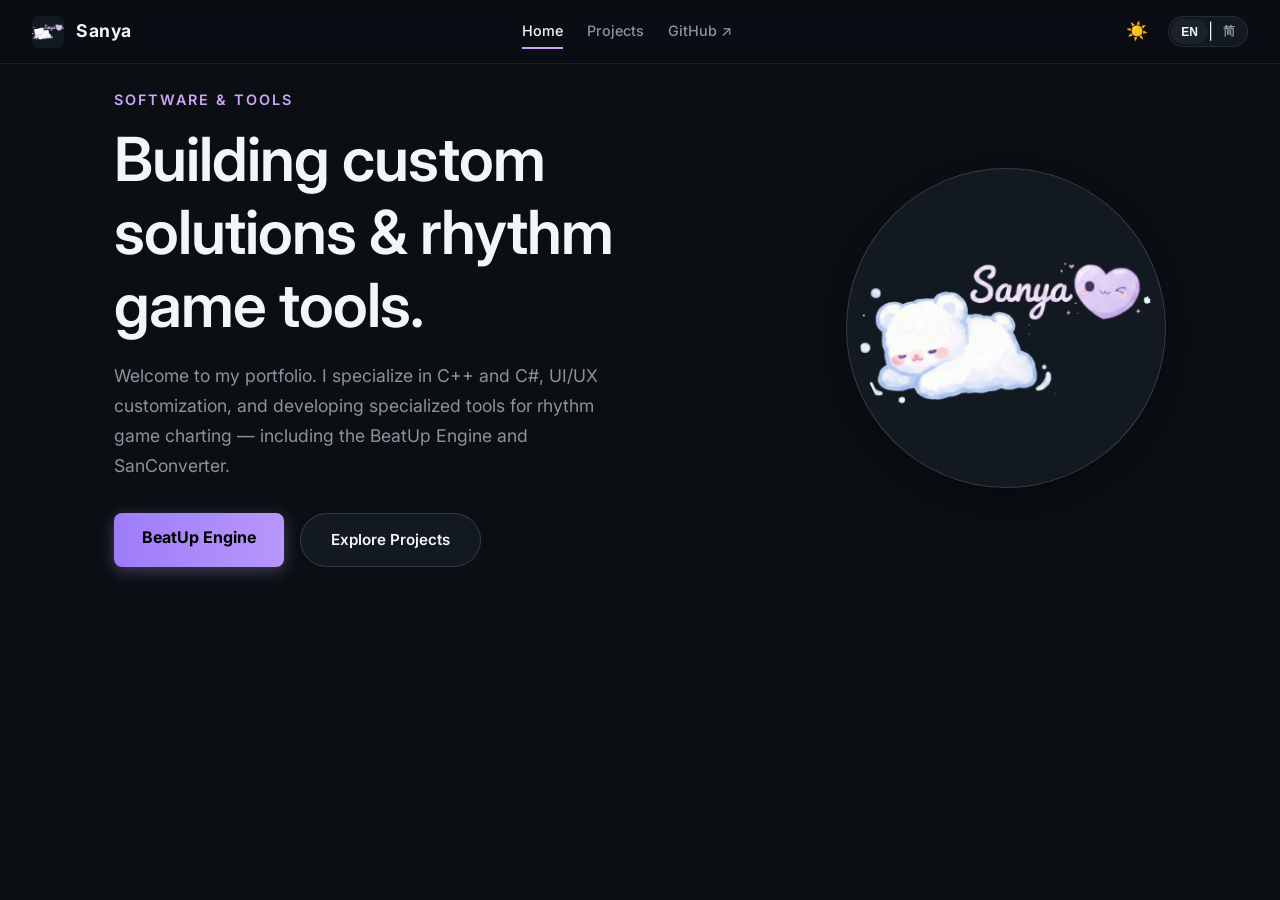
<file: index.html>
<!DOCTYPE html>
<html lang="en">
<head>
    <meta charset="UTF-8">
    <meta name="viewport" content="width=device-width, initial-scale=1.0">
    <title>Sanya | Developer Portfolio</title>
    <link rel="icon" type="image/png" href="./assets/bears_hand.png">
    <link rel="preconnect" href="https://fonts.googleapis.com">
    <link href="https://fonts.googleapis.com/css2?family=Inter:wght@400;500;600;700;800&display=swap" rel="stylesheet">
    <link rel="stylesheet" href="style.css">
</head>
<body>
<div class="bg-animation"></div>

<nav class="navbar">
    <a href="index.html" class="nav-brand">
        <img src="./assets/logo.png" alt="Sanya" onerror="this.style.display='none'">
        Sanya
    </a>
    <div class="nav-center">
        <a href="index.html" class="active" data-i18n="nav.home">Home</a>
        <a href="tools.html" data-i18n="nav.projects">Projects</a>
        <a href="https://github.com/bishpop" target="_blank">GitHub ↗</a>
    </div>
    <div class="controls-wrapper">
        <button id="themeToggle" class="theme-toggle" title="Toggle Theme">☀️</button>
        <div class="lang-switcher">
            <button class="lang-btn active" data-lang="en">EN</button>
            <span class="lang-divider">|</span>
            <button class="lang-btn" data-lang="zh">简</button>
        </div>
    </div>
</nav>

<div class="page-wrapper fade-in">
    <div class="container hero-section">
        <div class="hero-content">
            <span class="accent-text" data-i18n="index.accent">Software & Tools</span>
            <h1 data-i18n="index.h1">Building custom solutions & rhythm game tools.</h1>
            <p data-i18n="index.desc">Welcome to my portfolio. I specialize in C++ and C#, UI/UX customization, and developing specialized tools for rhythm game charting — including the BeatUp Engine and SanConverter.</p>
            <div class="hero-actions">
                <a href="patcher.html" class="btn-glow" data-i18n="index.btn.patcher">BeatUp Engine</a>
                <a href="tools.html" class="btn btn-secondary" style="border-radius:50px;padding:14px 30px;" data-i18n="index.btn.projects">Explore Projects</a>
            </div>
        </div>
        <div class="hero-visual">
            <img src="./assets/logo.png" alt="Sanya" onerror="this.style.display='none'">
        </div>
    </div>
</div>

<script src="i18n.js"></script>
</body>
</html>
</file>
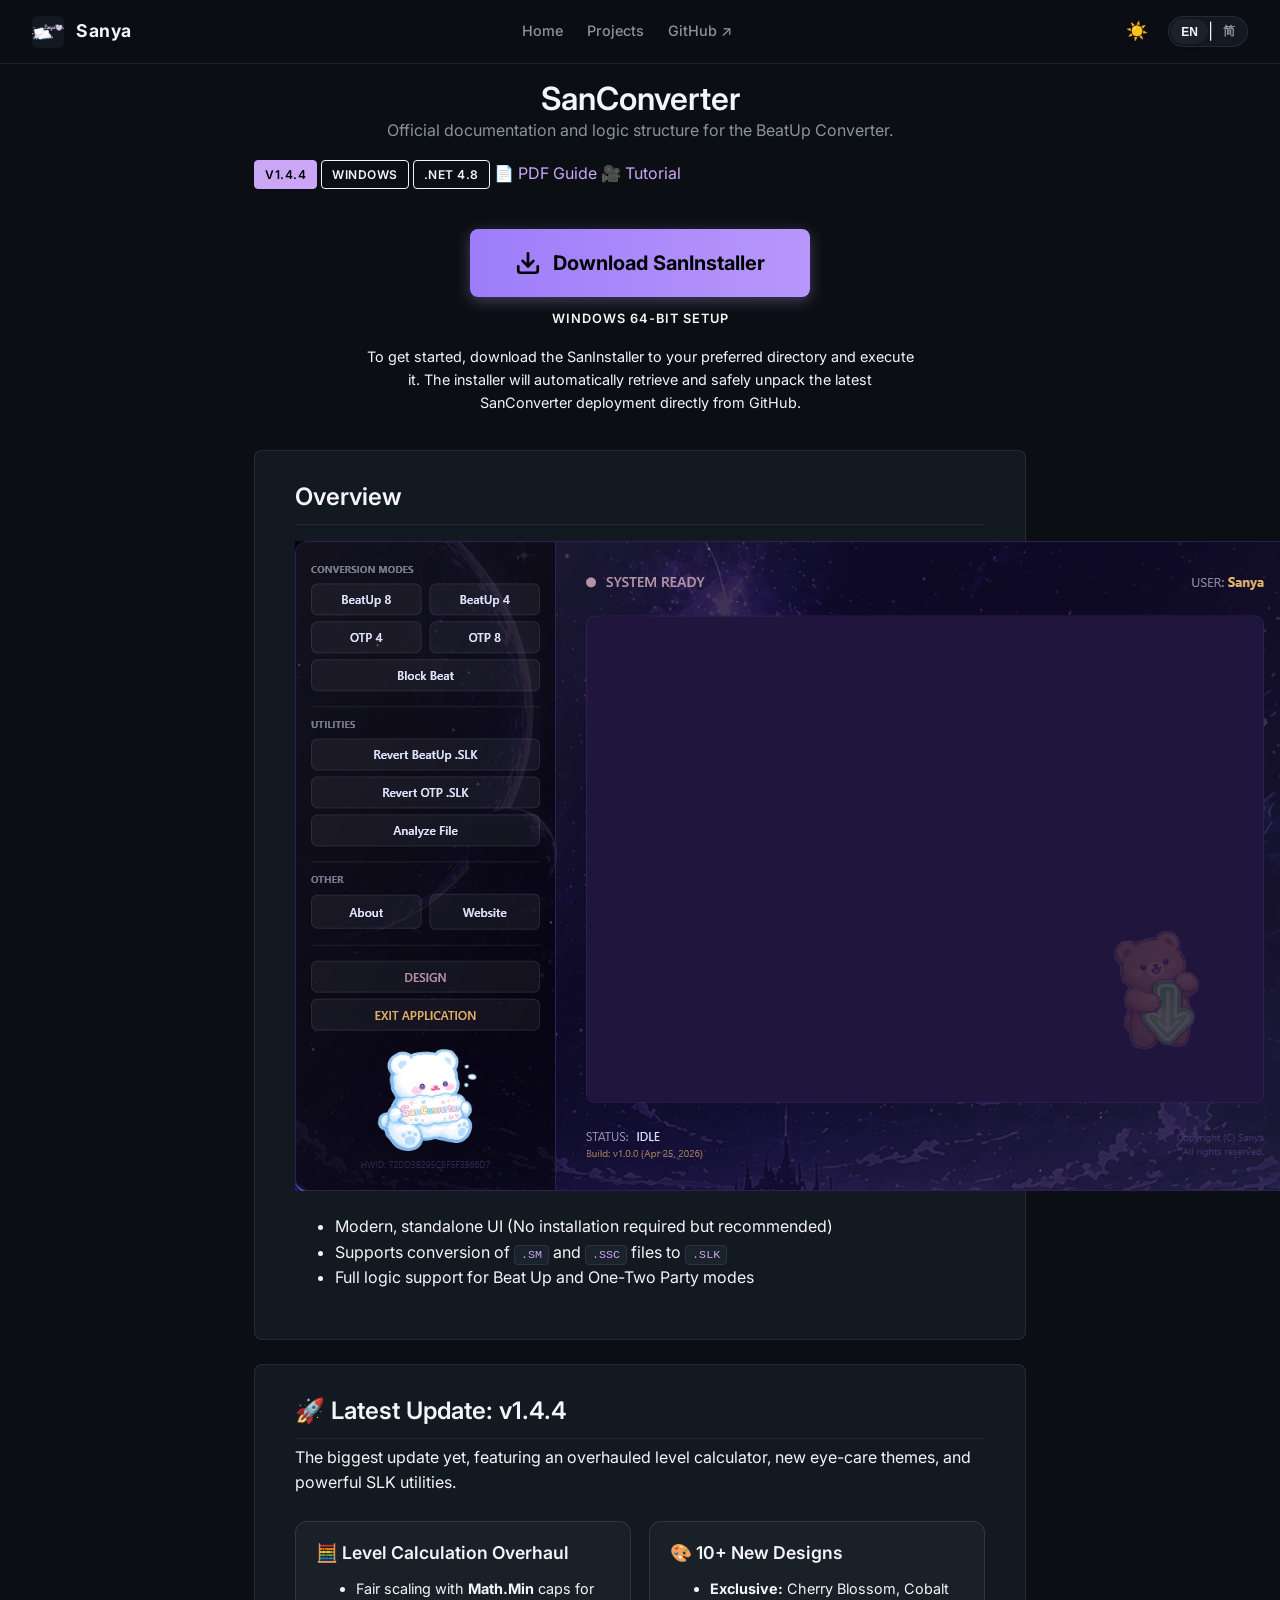
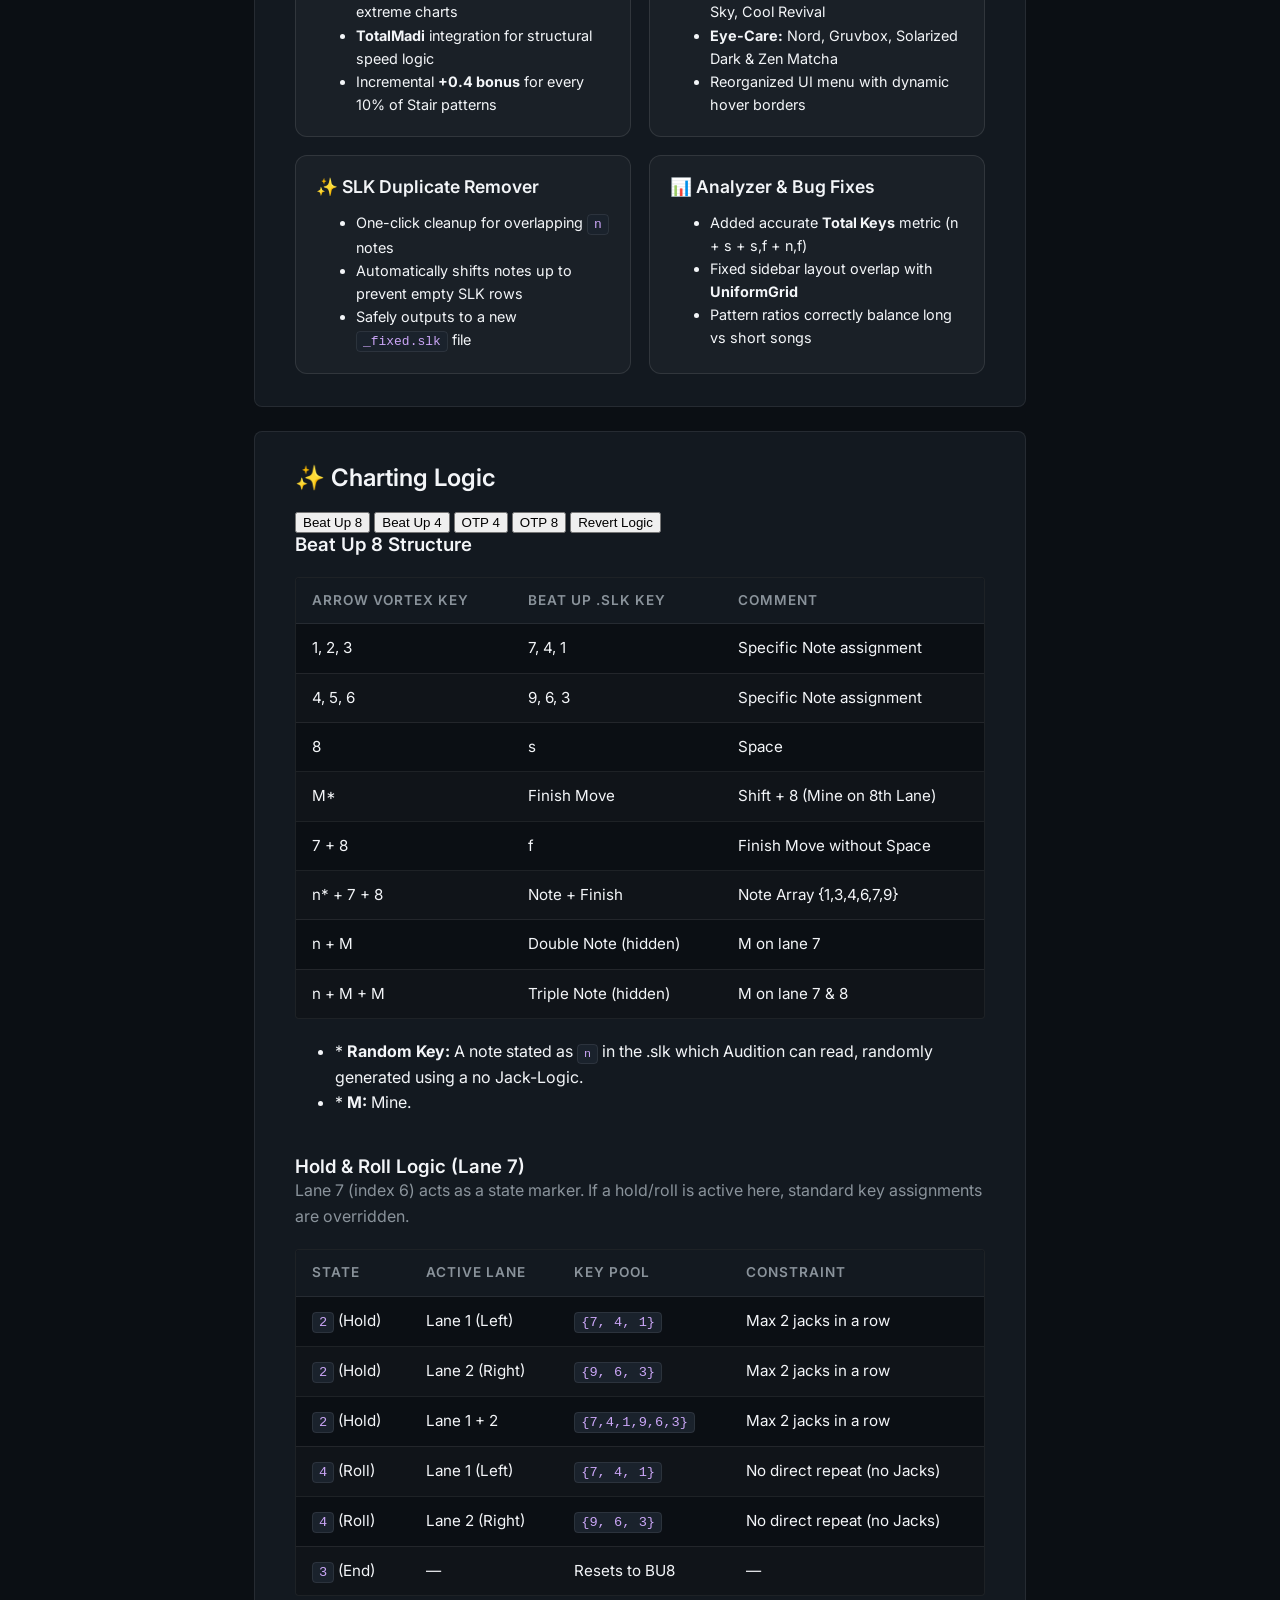
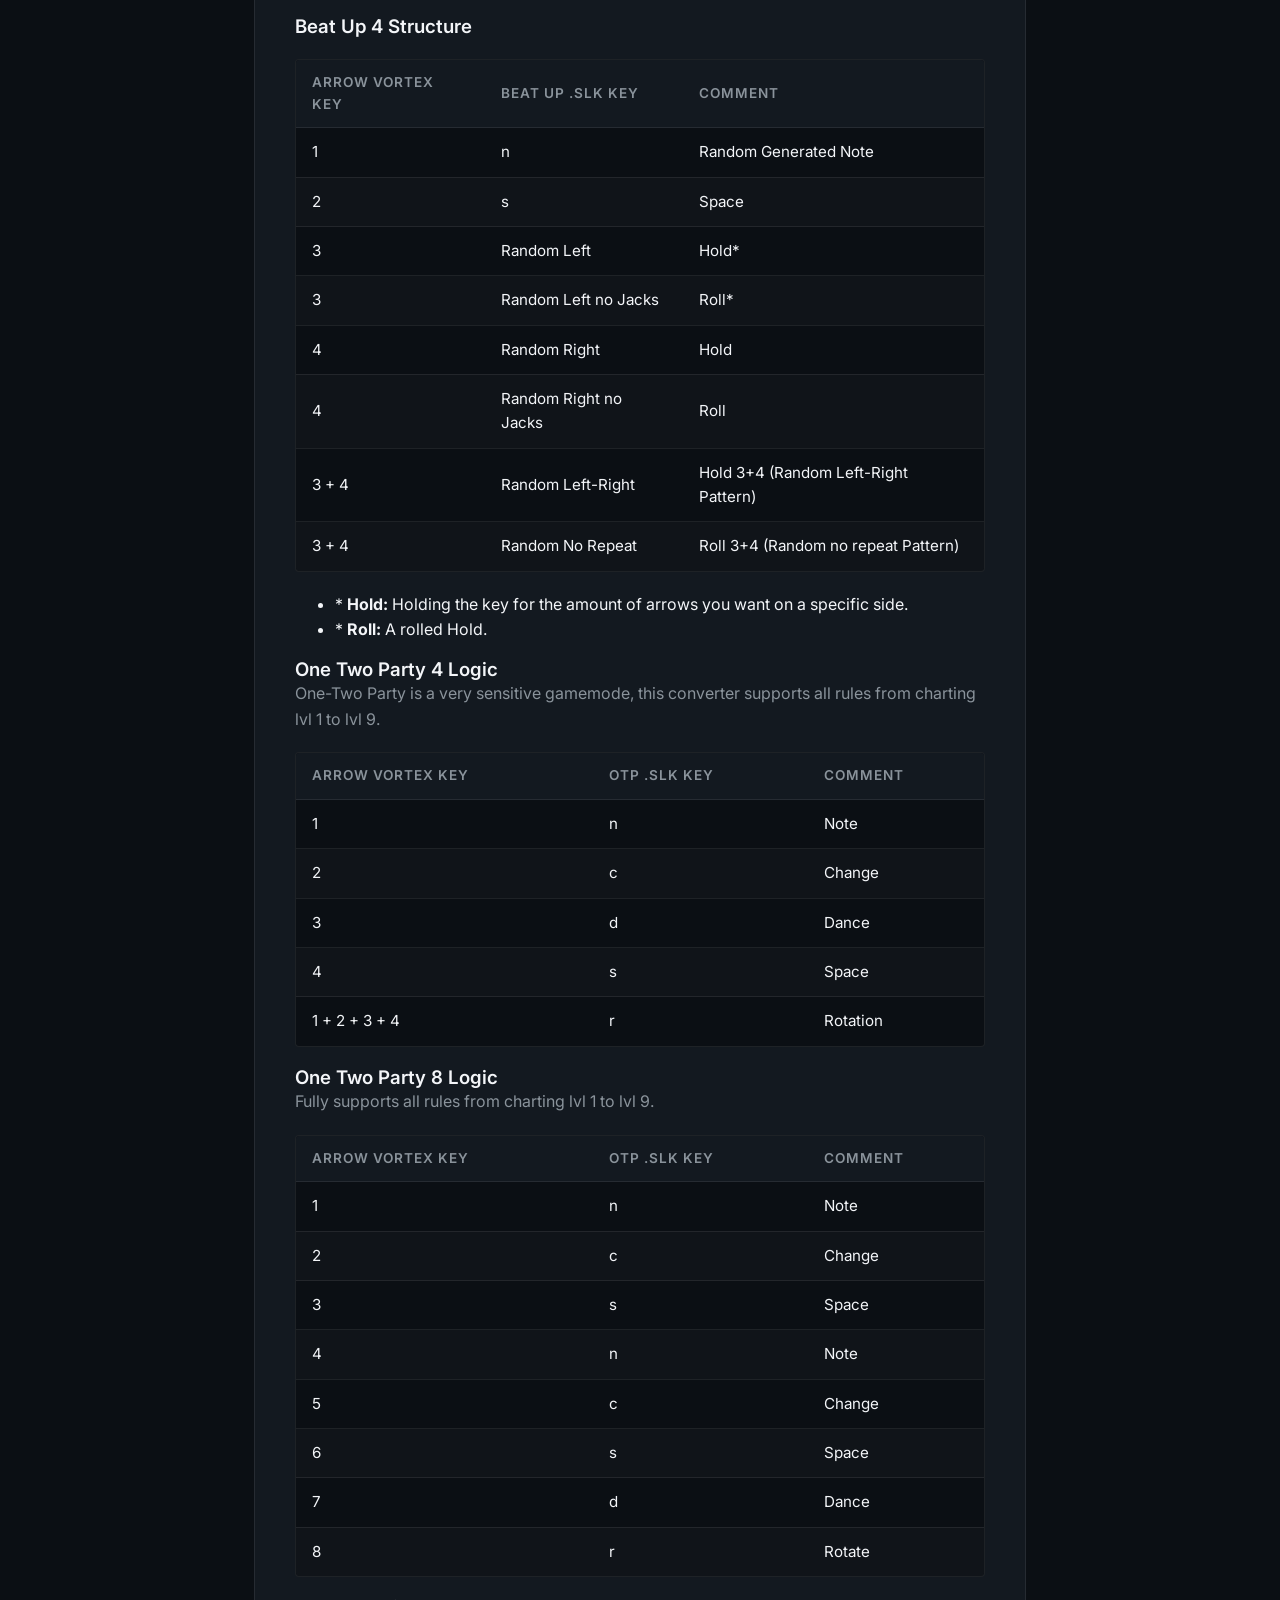
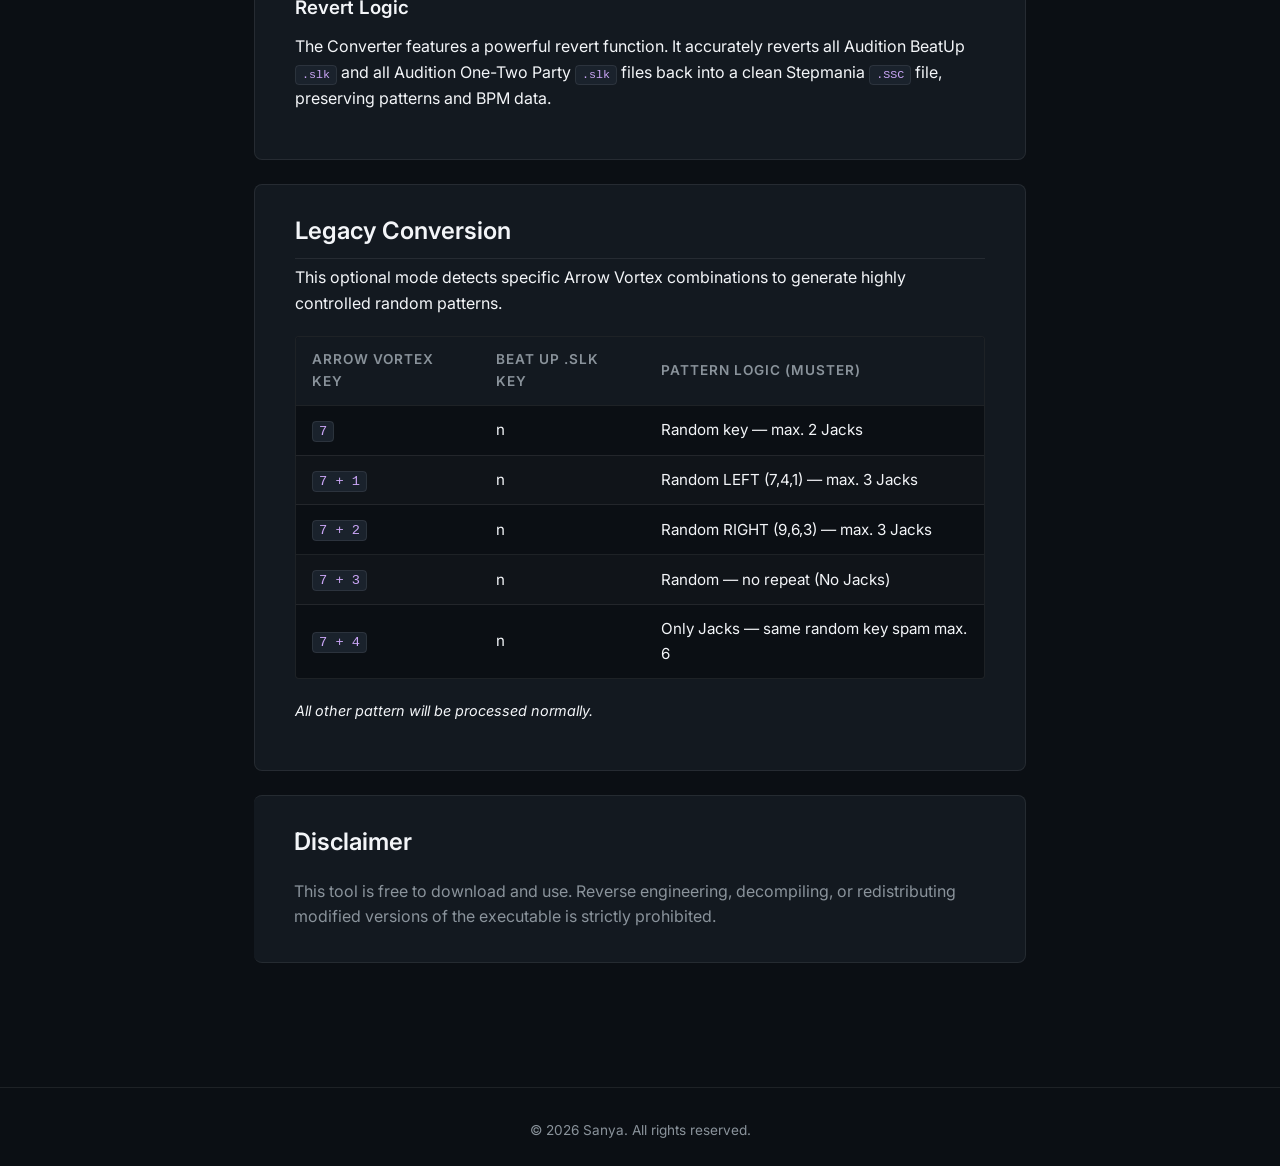
<file: sanconverter.html>
<!DOCTYPE html>
<html lang="de">
<head>
    <meta charset="UTF-8">
    <meta name="viewport" content="width=device-width, initial-scale=1.0">
    <title>SanConverter Docs | 0x53616E</title>
    <link rel="icon" type="image/png" href="./assets/bears_hand.png">
    <link rel="preconnect" href="https://fonts.googleapis.com">
    <link href="https://fonts.googleapis.com/css2?family=Inter:wght@400;500;600;700&display=swap" rel="stylesheet">
    <link rel="stylesheet" href="style.css">
</head>
<body>

    <div class="bg-animation">
        <div id="stars1"></div>
        <div id="stars2"></div>
        <div id="stars3"></div>
    </div>

    <nav class="navbar">
        <a href="index.html" class="nav-brand">
            <img src="./assets/logo.png" alt="Sanya Logo" onerror="this.style.display='none'">
            Sanya
        </a>
        
        <div class="nav-center">
            <a href="index.html" data-i18n="nav.home">Home</a>
            <a href="tools.html" data-i18n="nav.projects">Projects</a>
            <a href="https://github.com/bishpop" target="_blank">GitHub ↗</a>
        </div>

        <div class="controls-wrapper">
            <button id="themeToggle" class="theme-toggle" title="Toggle Theme">☀️</button>
            <div class="lang-switcher">
                <button class="lang-btn active" data-lang="en">EN</button>
                <span class="lang-divider">|</span>
                <button class="lang-btn" data-lang="zh">简</button>
            </div>
        </div>
    </nav>

    <div class="page-wrapper fade-in">
        <div class="container-narrow">
            
            <div class="doc-header">
                <h1 style="text-align: center;">SanConverter</h1>
                <p style="text-align: center;" data-i18n="san.subtitle">Official documentation and logic structure for the BeatUp Converter.</p>
                
                <div class="doc-meta">
                    <span class="badge active">v1.4.4</span>
                    <span class="badge version" style="border-color: var(--glass-border); color: var(--ef-text); background: transparent;">Windows</span>
                    <span class="badge version" style="border-color: var(--glass-border); color: var(--ef-text); background: transparent;">.NET 4.8</span>
                    <a href="https://drive.google.com/file/d/1WPG8JNApXb5hm2z1aH_Or6Bbe0liBLtV/view" target="_blank" style="margin-left: auto;" data-i18n="san.pdf">📄 PDF Guide</a>
                    <a href="https://www.youtube.com/watch?v=B5WxZ9Asc3M" target="_blank" data-i18n="san.tutorial">🎥 Tutorial</a>
                </div>

                <div style="display: flex; flex-direction: column; align-items: center; justify-content: center; margin-top: 40px; margin-bottom: 20px;">
                    <a href="https://github.com/bishpop/san-converter-storage/releases/download/v0.0.1/SanInstaller.exe" class="btn-glow" style="display: inline-flex; align-items: center; gap: 12px; padding: 18px 45px; font-size: 1.25rem;">
                        <svg width="26" height="26" viewBox="0 0 24 24" fill="none" stroke="currentColor" stroke-width="2.5" stroke-linecap="round" stroke-linejoin="round">
                            <path d="M21 15v4a2 2 0 0 1-2 2H5a2 2 0 0 1-2-2v-4"></path>
                            <polyline points="7 10 12 15 17 10"></polyline>
                            <line x1="12" y1="15" x2="12" y2="3"></line>
                        </svg>
                        <span data-i18n="san.download">Download SanInstaller</span>
                    </a>

                    <span style="color: var(--ef-accent); font-weight: 600; font-size: 0.8rem; margin-top: 12px; letter-spacing: 1px; text-transform: uppercase;" data-i18n="san.windows64">
                        Windows 64-bit Setup
                    </span>

                    <p style="color: var(--ef-subtext); font-size: 0.9rem; max-width: 550px; text-align: center; margin-top: 15px; line-height: 1.6;" data-i18n="san.install.desc">
                        To get started, download the SanInstaller to your preferred directory and execute it. The installer will automatically retrieve and safely unpack the latest SanConverter deployment directly from GitHub.
                    </p>
                </div>
            </div>

            <div class="panel">
                <h2 data-i18n="san.overview.title">Overview</h2>
                <img src="./assets/sanconverter.png" alt="SanConverter Interface" class="preview-img" onerror="this.style.display='none'">
                <ul class="clean-list">
                    <li data-i18n="san.overview.li1">Modern, standalone UI (No installation required but recommended)</li>
                    <li data-i18n="san.overview.li2">Supports conversion of <code>.SM</code> and <code>.SSC</code> files to <code>.SLK</code></li>
                    <li data-i18n="san.overview.li3">Full logic support for Beat Up and One-Two Party modes</li>
                </ul>
            </div>

            <div class="panel">
                <h2>🚀 Latest Update: v1.4.4</h2>
                <p style="color: var(--ef-subtext); margin-top: -10px; margin-bottom: 25px;">The biggest update yet, featuring an overhauled level calculator, new eye-care themes, and powerful SLK utilities.</p>
                
                <div style="display: grid; grid-template-columns: repeat(auto-fit, minmax(280px, 1fr)); gap: 18px;">
                    
                    <div style="background: rgba(255, 255, 255, 0.03); border: 1px solid var(--glass-border, rgba(255,255,255,0.1)); padding: 20px; border-radius: 12px;">
                        <h3 style="margin-top: 0; margin-bottom: 12px; font-size: 1.1rem; color: var(--ef-text);">🧮 Level Calculation Overhaul</h3>
                        <ul class="clean-list" style="margin-bottom: 0; font-size: 0.9rem;">
                            <li>Fair scaling with <b>Math.Min</b> caps for extreme charts</li>
                            <li><b>TotalMadi</b> integration for structural speed logic</li>
                            <li>Incremental <b>+0.4 bonus</b> for every 10% of Stair patterns</li>
                        </ul>
                    </div>

                    <div style="background: rgba(255, 255, 255, 0.03); border: 1px solid var(--glass-border, rgba(255,255,255,0.1)); padding: 20px; border-radius: 12px;">
                        <h3 style="margin-top: 0; margin-bottom: 12px; font-size: 1.1rem; color: var(--ef-text);">🎨 10+ New Designs</h3>
                        <ul class="clean-list" style="margin-bottom: 0; font-size: 0.9rem;">
                            <li><b>Exclusive:</b> Cherry Blossom, Cobalt Sky, Cool Revival</li>
                            <li><b>Eye-Care:</b> Nord, Gruvbox, Solarized Dark & Zen Matcha</li>
                            <li>Reorganized UI menu with dynamic hover borders</li>
                        </ul>
                    </div>

                    <div style="background: rgba(255, 255, 255, 0.03); border: 1px solid var(--glass-border, rgba(255,255,255,0.1)); padding: 20px; border-radius: 12px;">
                        <h3 style="margin-top: 0; margin-bottom: 12px; font-size: 1.1rem; color: var(--ef-text);">✨ SLK Duplicate Remover</h3>
                        <ul class="clean-list" style="margin-bottom: 0; font-size: 0.9rem;">
                            <li>One-click cleanup for overlapping <code>n</code> notes</li>
                            <li>Automatically shifts notes up to prevent empty SLK rows</li>
                            <li>Safely outputs to a new <code>_fixed.slk</code> file</li>
                        </ul>
                    </div>

                    <div style="background: rgba(255, 255, 255, 0.03); border: 1px solid var(--glass-border, rgba(255,255,255,0.1)); padding: 20px; border-radius: 12px;">
                        <h3 style="margin-top: 0; margin-bottom: 12px; font-size: 1.1rem; color: var(--ef-text);">📊 Analyzer & Bug Fixes</h3>
                        <ul class="clean-list" style="margin-bottom: 0; font-size: 0.9rem;">
                            <li>Added accurate <b>Total Keys</b> metric (n + s + s,f + n,f)</li>
                            <li>Fixed sidebar layout overlap with <b>UniformGrid</b></li>
                            <li>Pattern ratios correctly balance long vs short songs</li>
                        </ul>
                    </div>

                </div>
            </div>

            <div class="panel">
                <h2 style="border-bottom: none; padding-bottom: 0;" data-i18n="san.charting.title">✨ Charting Logic</h2>
                
                <div class="tab-controls">
                    <button class="tab-btn active" data-target="tab-bu8" data-i18n="tab.bu8">Beat Up 8</button>
                    <button class="tab-btn" data-target="tab-bu4" data-i18n="tab.bu4">Beat Up 4</button>
                    <button class="tab-btn" data-target="tab-otp4" data-i18n="tab.otp4">OTP 4</button>
                    <button class="tab-btn" data-target="tab-otp8" data-i18n="tab.otp8">OTP 8</button>
                    <button class="tab-btn" data-target="tab-revert" data-i18n="tab.revert">Revert Logic</button>
                </div>

                <div class="tab-content active" id="tab-bu8">
                    <h3 data-i18n="san.bu8.title">Beat Up 8 Structure</h3>
                    <div class="table-wrapper">
                        <table>
                            <thead>
                                <tr>
                                    <th data-i18n="col.av">Arrow Vortex Key</th>
                                    <th data-i18n="col.slk">Beat Up .SLK Key</th>
                                    <th data-i18n="col.comment">Comment</th>
                                </tr>
                            </thead>
                            <tbody>
                                <tr><td>1, 2, 3</td><td>7, 4, 1</td><td data-i18n="bu8.spec_note">Specific Note assignment</td></tr>
                                <tr><td>4, 5, 6</td><td>9, 6, 3</td><td data-i18n="bu8.spec_note">Specific Note assignment</td></tr>
                                <tr><td>8</td><td>s</td><td data-i18n="bu8.space">Space</td></tr>
                                <tr><td>M*</td><td data-i18n="bu8.fm">Finish Move</td><td data-i18n="bu8.shift8">Shift + 8 (Mine on 8th Lane)</td></tr>
                                <tr><td>7 + 8</td><td>f</td><td data-i18n="bu8.fm_no_space">Finish Move without Space</td></tr>
                                <tr><td>n* + 7 + 8</td><td data-i18n="bu8.note_fm">Note + Finish</td><td data-i18n="bu8.note_arr">Note Array {1,3,4,6,7,9}</td></tr>
                                <tr><td>n + M</td><td data-i18n="bu8.double_h">Double Note (hidden)</td><td data-i18n="bu8.m_lane7">M on lane 7</td></tr>
                                <tr><td>n + M + M</td><td data-i18n="bu8.triple_h">Triple Note (hidden)</td><td data-i18n="bu8.m_lane78">M on lane 7 & 8</td></tr>
                            </tbody>
                        </table>
                    </div>
                    <ul class="clean-list">
                        <li data-i18n="san.bu8.n_rand">* <b>Random Key:</b> A note stated as <code>n</code> in the .slk which Audition can read, randomly generated using a no Jack-Logic.</li>
                        <li data-i18n="san.bu8.n_m">* <b>M:</b> Mine.</li>
                    </ul>

                    <h3 style="margin-top: 40px;" data-i18n="san.hold.title">Hold & Roll Logic (Lane 7)</h3>
                    <p data-i18n="san.bu8.note1">Lane 7 (index 6) acts as a state marker. If a hold/roll is active here, standard key assignments are overridden.</p>
                    <div class="table-wrapper">
                        <table>
                            <thead>
                                <tr>
                                    <th data-i18n="col.state">State</th>
                                    <th data-i18n="col.active_lane">Active Lane</th>
                                    <th data-i18n="col.key_pool">Key Pool</th>
                                    <th data-i18n="col.constraint">Constraint</th>
                                </tr>
                            </thead>
                            <tbody>
                                <tr><td data-i18n="bu4.hold"><code>2</code> (Hold)</td><td data-i18n="bu8.lane1_l">Lane 1 (Left)</td><td><code>{7, 4, 1}</code></td><td data-i18n="bu8.max2_jacks">Max 2 jacks in a row</td></tr>
                                <tr><td data-i18n="bu4.hold"><code>2</code> (Hold)</td><td data-i18n="bu8.lane2_r">Lane 2 (Right)</td><td><code>{9, 6, 3}</code></td><td data-i18n="bu8.max2_jacks">Max 2 jacks in a row</td></tr>
                                <tr><td data-i18n="bu4.hold"><code>2</code> (Hold)</td><td data-i18n="bu8.lane1_2">Lane 1 + 2</td><td><code>{7,4,1,9,6,3}</code></td><td data-i18n="bu8.max2_jacks">Max 2 jacks in a row</td></tr>
                                <tr><td data-i18n="bu4.roll"><code>4</code> (Roll)</td><td data-i18n="bu8.lane1_l">Lane 1 (Left)</td><td><code>{7, 4, 1}</code></td><td data-i18n="bu8.no_repeat">No direct repeat (no Jacks)</td></tr>
                                <tr><td data-i18n="bu4.roll"><code>4</code> (Roll)</td><td data-i18n="bu8.lane2_r">Lane 2 (Right)</td><td><code>{9, 6, 3}</code></td><td data-i18n="bu8.no_repeat">No direct repeat (no Jacks)</td></tr>
                                <tr><td><code>3</code> (End)</td><td>—</td><td data-i18n="bu8.reset_bu8">Resets to BU8</td><td>—</td></tr>
                            </tbody>
                        </table>
                    </div>
                </div>

                <div class="tab-content" id="tab-bu4">
                    <h3 data-i18n="san.bu4.title">Beat Up 4 Structure</h3>
                    <div class="table-wrapper">
                        <table>
                            <thead>
                                <tr>
                                    <th data-i18n="col.av">Arrow Vortex Key</th>
                                    <th data-i18n="col.slk">Beat Up .SLK Key</th>
                                    <th data-i18n="col.comment">Comment</th>
                                </tr>
                            </thead>
                            <tbody>
                                <tr><td>1</td><td>n</td><td data-i18n="bu4.rand_note">Random Generated Note</td></tr>
                                <tr><td>2</td><td>s</td><td data-i18n="bu8.space">Space</td></tr>
                                <tr><td>3</td><td data-i18n="bu4.rand_l">Random Left</td><td data-i18n="bu4.hold_star">Hold*</td></tr>
                                <tr><td>3</td><td data-i18n="bu4.rand_l_noj">Random Left no Jacks</td><td data-i18n="bu4.roll_star">Roll*</td></tr>
                                <tr><td>4</td><td data-i18n="bu4.rand_r">Random Right</td><td data-i18n="bu4.hold">Hold</td></tr>
                                <tr><td>4</td><td data-i18n="bu4.rand_r_noj">Random Right no Jacks</td><td data-i18n="bu4.roll">Roll</td></tr>
                                <tr><td>3 + 4</td><td data-i18n="bu4.rand_lr">Random Left-Right</td><td data-i18n="bu4.hold_34">Hold 3+4 (Random Left-Right Pattern)</td></tr>
                                <tr><td>3 + 4</td><td data-i18n="bu4.rand_nr">Random No Repeat</td><td data-i18n="bu4.roll_34">Roll 3+4 (Random no repeat Pattern)</td></tr>
                            </tbody>
                        </table>
                    </div>
                    <ul class="clean-list">
                        <li data-i18n="san.bu4.n_hold">* <b>Hold:</b> Holding the key for the amount of arrows you want on a specific side.</li>
                        <li data-i18n="san.bu4.n_roll">* <b>Roll:</b> A rolled Hold.</li>
                    </ul>
                </div>

                <div class="tab-content" id="tab-otp4">
                    <h3 data-i18n="san.otp4.title">One Two Party 4 Logic</h3>
                    <p data-i18n="san.otp4.desc">One-Two Party is a very sensitive gamemode, this converter supports all rules from charting lvl 1 to lvl 9.</p>
                    <div class="table-wrapper">
                        <table>
                            <thead>
                                <tr>
                                    <th data-i18n="col.av">Arrow Vortex Key</th>
                                    <th data-i18n="col.otp">OTP .SLK Key</th>
                                    <th data-i18n="col.comment">Comment</th>
                                </tr>
                            </thead>
                            <tbody>
                                <tr><td>1</td><td>n</td><td data-i18n="otp.note">Note</td></tr>
                                <tr><td>2</td><td>c</td><td data-i18n="otp.change">Change</td></tr>
                                <tr><td>3</td><td>d</td><td data-i18n="otp.dance">Dance</td></tr>
                                <tr><td>4</td><td>s</td><td data-i18n="otp.space">Space</td></tr>
                                <tr><td>1 + 2 + 3 + 4</td><td>r</td><td data-i18n="otp.rotation">Rotation</td></tr>
                            </tbody>
                        </table>
                    </div>
                </div>

                <div class="tab-content" id="tab-otp8">
                    <h3 data-i18n="san.otp8.title">One Two Party 8 Logic</h3>
                    <p data-i18n="san.otp8.desc">Fully supports all rules from charting lvl 1 to lvl 9.</p>
                    <div class="table-wrapper">
                        <table>
                            <thead>
                                <tr>
                                    <th data-i18n="col.av">Arrow Vortex Key</th>
                                    <th data-i18n="col.otp">OTP .SLK Key</th>
                                    <th data-i18n="col.comment">Comment</th>
                                </tr>
                            </thead>
                            <tbody>
                                <tr><td>1</td><td>n</td><td data-i18n="otp.note">Note</td></tr>
                                <tr><td>2</td><td>c</td><td data-i18n="otp.change">Change</td></tr>
                                <tr><td>3</td><td>s</td><td data-i18n="otp.space">Space</td></tr>
                                <tr><td>4</td><td>n</td><td data-i18n="otp.note">Note</td></tr>
                                <tr><td>5</td><td>c</td><td data-i18n="otp.change">Change</td></tr>
                                <tr><td>6</td><td>s</td><td data-i18n="otp.space">Space</td></tr>
                                <tr><td>7</td><td>d</td><td data-i18n="otp.dance">Dance</td></tr>
                                <tr><td>8</td><td>r</td><td data-i18n="otp.rotate">Rotate</td></tr>
                            </tbody>
                        </table>
                    </div>
                </div>

                <div class="tab-content" id="tab-revert">
                    <h3 data-i18n="san.revert.title">Revert Logic</h3>
                    <p style="color: var(--ef-subtext); margin-top: 15px;" data-i18n="san.revert.desc">
                        The Converter features a powerful revert function. It accurately reverts all Audition BeatUp <code>.slk</code> and all Audition One-Two Party <code>.slk</code> files back into a clean Stepmania <code>.SSC</code> file, preserving patterns and BPM data.
                    </p>
                </div>

            </div>

            <div class="panel">
                <h2>Legacy Conversion</h2>
                <p style="color: var(--ef-subtext); margin-top: -10px; margin-bottom: 20px;">
                    This optional mode detects specific Arrow Vortex combinations to generate highly controlled random patterns.
                </p>
                <div class="table-wrapper">
                    <table>
                        <thead>
                            <tr>
                                <th>Arrow Vortex Key</th>
                                <th>Beat Up .SLK Key</th>
                                <th>Pattern Logic (Muster)</th>
                            </tr>
                        </thead>
                        <tbody>
                            <tr><td><code>7</code></td><td>n</td><td>Random key — max. 2 Jacks</td></tr>
                            <tr><td><code>7 + 1</code></td><td>n</td><td>Random LEFT (7,4,1) — max. 3 Jacks</td></tr>
                            <tr><td><code>7 + 2</code></td><td>n</td><td>Random RIGHT (9,6,3) — max. 3 Jacks</td></tr>
                            <tr><td><code>7 + 3</code></td><td>n</td><td>Random — no repeat (No Jacks)</td></tr>
                            <tr><td><code>7 + 4</code></td><td>n</td><td>Only Jacks — same random key spam max. 6</td></tr>
                        </tbody>
                    </table>
                </div>
                <p style="color: var(--ef-subtext); font-size: 0.9rem; font-style: italic; margin-top: 15px;">
                    All other pattern will be processed normally.
                </p>
            </div>

            <div class="panel" style="border-left: 3px solid var(--ef-red);">
                <h2 style="border-bottom: none; color: var(--ef-red); margin-bottom: 10px;" data-i18n="san.disclaimer.title">Disclaimer</h2>
                <p style="margin: 0;" data-i18n="san.disclaimer.text">This tool is free to download and use. Reverse engineering, decompiling, or redistributing modified versions of the executable is strictly prohibited.</p>
            </div>

        </div>
    </div>

    <footer>
        <div class="container" data-i18n="tools.footer">
            &copy; 2026 Sanya. All rights reserved.
        </div>
    </footer>

    <script src="i18n.js"></script>
    <script>
        document.addEventListener('DOMContentLoaded', () => {
            const tabBtns = document.querySelectorAll('.tab-btn');
            const tabContents = document.querySelectorAll('.tab-content');

            tabBtns.forEach(btn => {
                btn.addEventListener('click', () => {
                    tabBtns.forEach(b => b.classList.remove('active'));
                    tabContents.forEach(c => c.classList.remove('active'));

                    btn.classList.add('active');

                    const targetId = btn.getAttribute('data-target');
                    document.getElementById(targetId).classList.add('active');
                });
            });
        });
    </script>

</body>
</html>
</file>
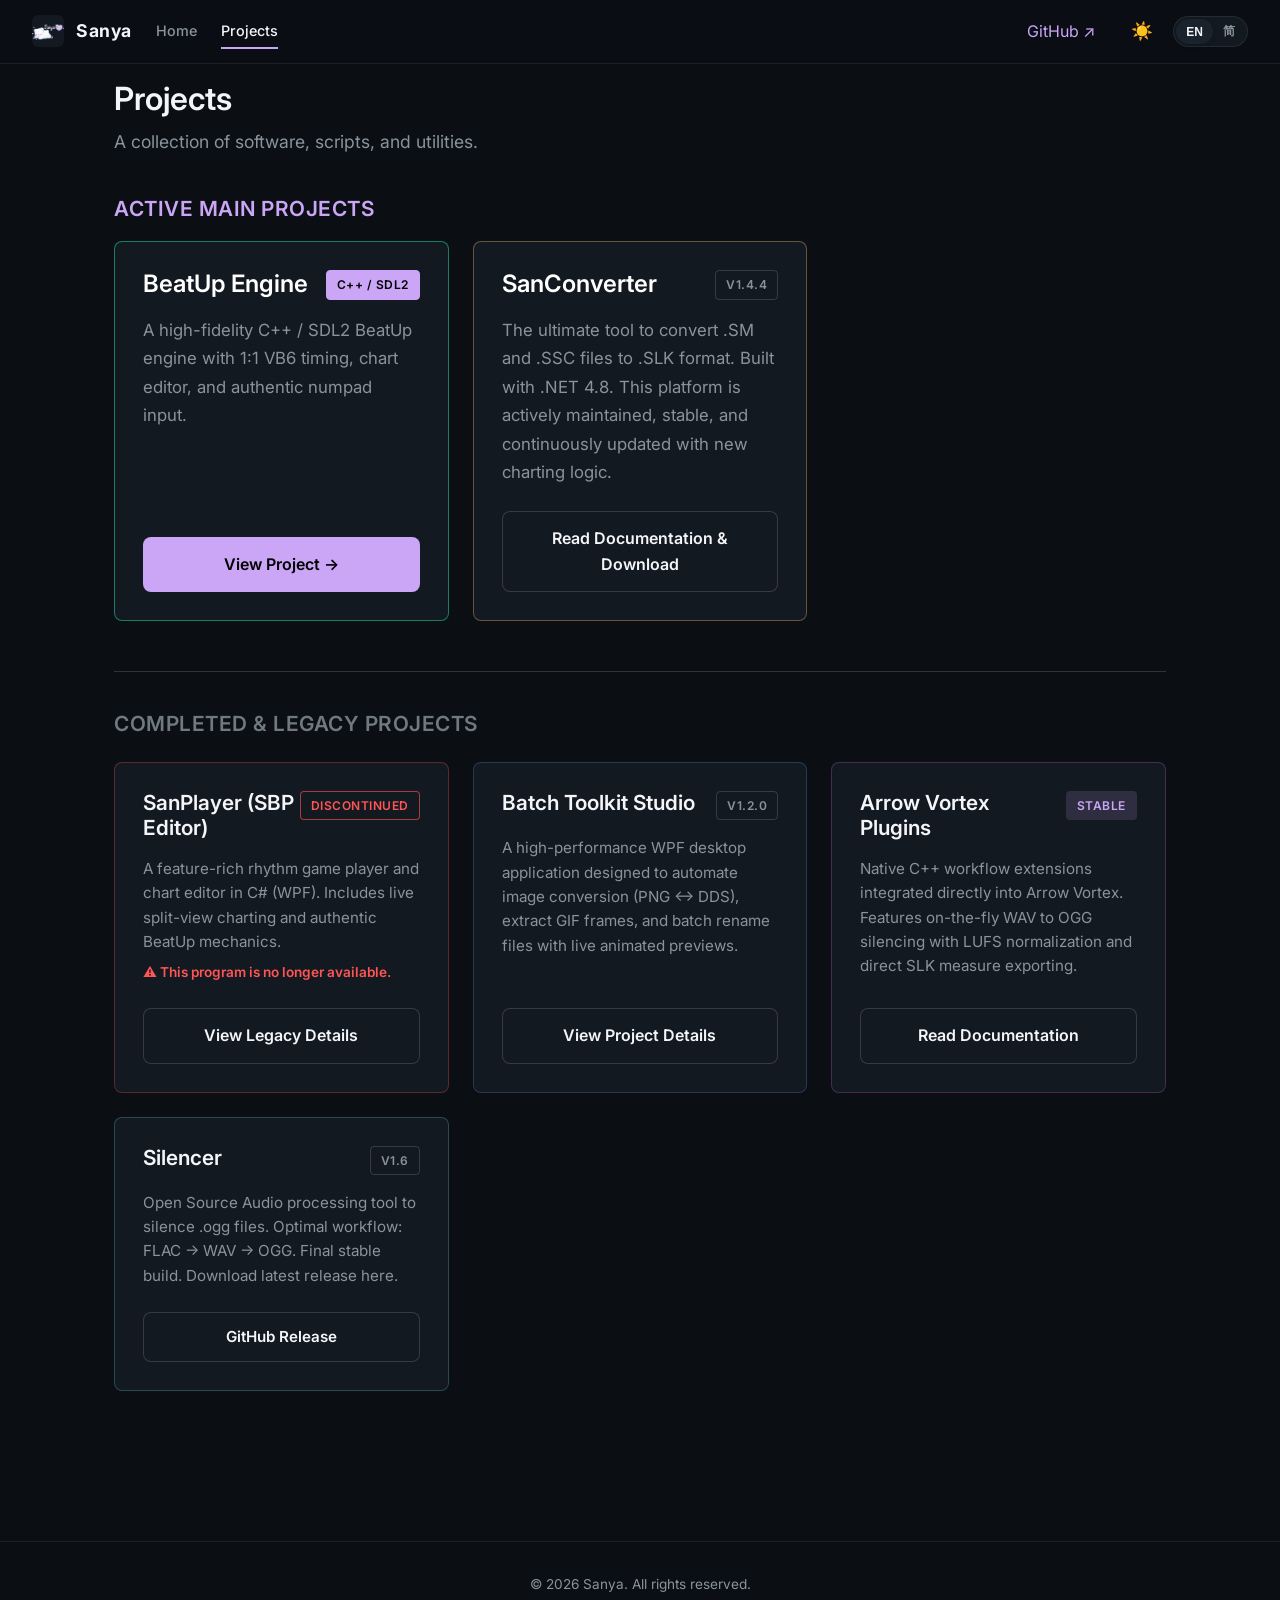
<file: tools.html>
<!DOCTYPE html>
<html lang="de">
<head>
    <meta charset="UTF-8">
    <meta name="viewport" content="width=device-width, initial-scale=1.0">
    <title>Projects | bishpop</title>
    <link rel="icon" type="image/png" href="./assets/bears_hand.png">
    <link rel="preconnect" href="https://fonts.googleapis.com">
    <link href="https://fonts.googleapis.com/css2?family=Inter:wght@400;500;600;700&display=swap" rel="stylesheet">
    <link rel="stylesheet" href="style.css">
</head>
<body class="modern-launcher">

    <nav class="navbar">
        <div class="nav-left">
            <a href="index.html" class="nav-brand">
                <img src="./assets/logo.png" alt="Sanya" onerror="this.style.display='none'">
                <span>Sanya</span>
            </a>
            <div class="nav-links">
                <a href="index.html" data-i18n="nav.home">Home</a>
                <a href="tools.html" class="active" data-i18n="nav.projects">Projects</a>
            </div>
        </div>
        
        <div class="nav-right">
            <a href="https://github.com/bishpop" target="_blank" class="nav-social">GitHub ↗</a>
            <div class="divider"></div>
            <button id="themeToggle" class="theme-toggle" title="Toggle Theme">☀️</button>
            <div class="lang-switcher">
                <button class="lang-btn active" data-lang="en">EN</button>
                <button class="lang-btn" data-lang="zh">简</button>
            </div>
        </div>
    </nav>

    <div class="page-wrapper fade-in">
        <div class="container">
            <h1 style="margin-bottom: 10px;" data-i18n="tools.title">Projects</h1>
            <p style="margin-bottom: 40px; font-size: 1.1rem;" data-i18n="tools.subtitle">A collection of software, scripts, and utilities.</p>

            <!-- ACTIVE PROJECTS -->
            <h2 style="font-size: 1.3rem; color: var(--accent); border: none; margin-bottom: 20px; padding-bottom: 0; text-transform: uppercase; letter-spacing: 0.5px;" data-i18n="tools.section.active">
                Active Main Projects
            </h2>

            <div class="grid" style="margin-bottom: 50px;">

                <div class="card" style="border-color: rgba(33, 223, 166, 0.5);">
                    <div class="card-header">
                        <h3 class="card-title" style="font-size: 1.5rem; color: #fff;">BeatUp Engine</h3>
                        <span class="badge active">C++ / SDL2</span>
                    </div>
                    <p class="card-desc" style="font-size: 1.05rem; line-height: 1.7;" data-i18n="tools.beatup.desc">
                        A high-fidelity, open-source BeatUp rhythm game engine built in C++ with SDL2. Features 1:1 timing from VB6 cma6.bas, built-in chart editor, miniaudio engine, and authentic numpad input.
                    </p>
                    <a href="patcher.html" class="btn btn-primary" style="width: 100%; box-sizing: border-box; font-size: 1rem; padding: 14px; text-align: center;" data-i18n="tools.beatup.btn">
                        View Project →
                    </a>
                </div>

                <div class="card" style="border-color: rgba(224, 175, 104, 0.4);">
                    <div class="card-header">
                        <h3 class="card-title" style="font-size: 1.5rem; color: #fff;">SanConverter</h3>
                        <span class="badge version">v1.4.4</span>
                    </div>
                    <p class="card-desc" style="font-size: 1.05rem; line-height: 1.7;" data-i18n="tools.sanconverter.desc">
                        The ultimate tool to convert .SM and .SSC files to .SLK format. Built with .NET 4.8. This platform is actively maintained, stable, and continuously updated with new charting logic.
                    </p>
                    <a href="sanconverter.html" class="btn btn-secondary" style="width: 100%; box-sizing: border-box; font-size: 1rem; padding: 14px; text-align: center;" data-i18n="tools.sanconverter.btn">
                        Read Documentation & Download
                    </a>
                </div>

            </div>

            <hr>

            <!-- LEGACY PROJECTS -->
            <h2 style="font-size: 1.3rem; color: var(--text-muted); border: none; margin-bottom: 25px; padding-bottom: 0; text-transform: uppercase; letter-spacing: 0.5px; opacity: 0.8;" data-i18n="tools.section.legacy">
                Completed & Legacy Projects
            </h2>

            <div class="grid" style="margin-bottom: 50px;">

                <!-- SANPLAYER (DISCONTINUED) -->
                <div class="card" style="border-color: rgba(255, 85, 85, 0.3);">
                    <div class="card-header">
                        <h3 class="card-title">SanPlayer (SBP Editor)</h3>
                        <span class="badge" style="border-color: rgba(255, 85, 85, 0.6); color: #ff5555;">Discontinued</span>
                    </div>
                    <div style="flex-grow: 1;">
                        <p class="card-desc" style="margin-bottom: 8px;" data-i18n="tools.sbp.desc">
                            A feature-rich rhythm game player and chart editor in C# (WPF). Includes live split-view charting and authentic BeatUp mechanics.
                        </p>
                        <p style="color: #ff5555; font-size: 0.85rem; font-weight: 600; margin-top: 0; margin-bottom: 24px;">
                            ⚠️ This program is no longer available.
                        </p>
                    </div>
                    <a href="sbp.html" class="btn btn-secondary" style="width: 100%; box-sizing: border-box; font-size: 1rem; padding: 14px; text-align: center;">
                        View Legacy Details
                    </a>
                </div>

                <!-- BATCH TOOLKIT -->
                <div class="card" style="border-color: rgba(104, 150, 224, 0.25);">
                    <div class="card-header">
                        <h3 class="card-title">Batch Toolkit Studio</h3>
                        <span class="badge version">v1.2.0</span>
                    </div>
                    <p class="card-desc" data-i18n="tools.batch.desc">
                        A high-performance WPF desktop application designed to automate image conversion (PNG ↔ DDS), extract GIF frames, and batch rename files with live animated previews.
                    </p>
                    <a href="batchtool.html" class="btn btn-secondary" style="width: 100%; box-sizing: border-box; font-size: 1rem; padding: 14px; text-align: center;" data-i18n="tools.batch.btn">
                        View Project Details
                    </a>
                </div>

                <!-- ARROW VORTEX PLUGINS -->
                <div class="card" style="border-color: rgba(224, 104, 224, 0.25);">
                    <div class="card-header">
                        <h3 class="card-title">Arrow Vortex Plugins</h3>
                        <span class="badge status">Stable</span>
                    </div>
                    <p class="card-desc" data-i18n="tools.av.desc">
                        Native C++ workflow extensions integrated directly into Arrow Vortex. Features on-the-fly WAV to OGG silencing with LUFS normalization and direct SLK measure exporting.
                    </p>
                    <a href="arrowvortex.html" class="btn btn-secondary" style="width: 100%; box-sizing: border-box; font-size: 1rem; padding: 14px; text-align: center;" data-i18n="tools.av.btn">
                        Read Documentation
                    </a>
                </div>

                <!-- SILENCER -->
                <div class="card" style="border-color: rgba(104, 224, 224, 0.25);">
                    <div class="card-header">
                        <h3 class="card-title">Silencer</h3>
                        <span class="badge version">v1.6</span>
                    </div>
                    <p class="card-desc" data-i18n="tools.silencer.desc">
                        Open Source Audio processing tool to silence .ogg files. Optimal workflow: FLAC → WAV → OGG. Final stable build. 
                        Download latest release here.
                    </p>
                    <a href="https://github.com/bishpop/SilencerAudition/releases" class="btn btn-secondary" style="text-align: center; padding: 12px 24px; box-sizing: border-box;" data-i18n="tools.silencer.btn">
                        GitHub Release
                    </a>
                </div>

            </div>
        </div>
    </div>

    <footer>
        <div class="container" data-i18n="tools.footer">
            &copy; 2026 Sanya. All rights reserved.
        </div>
    </footer>

    <script src="i18n.js"></script>
</body>
</html>
</file>
<file: style.css>
/* ==========================================================================
   SANYA PORTFOLIO — Modern Premium Launcher Edition (Unified & Bug-Free)
   ========================================================================== */

:root {
    /* Deep Slate / Premium Dark (Steam/HoYoverse inspired) */
    --bg-base:          #0b0f14; 
    --bg-surface:       #131920;
    --bg-surface-hover: #1a222c;
    --bg-nav:           rgba(11, 15, 20, 0.85);
    
    /* Subtle borders */
    --border:           rgba(255, 255, 255, 0.08);
    --border-strong:    rgba(255, 255, 255, 0.15);
    
    /* Clean Typography */
    --text-main:        #f3f5f8;
    --text-muted:       #8a939b;
    
    /* Premium Mauve Accent */
    --accent:           #cba6f7;
    --accent-hover:     #d9b8ff;
    --accent-muted:     rgba(203, 166, 247, 0.15);
    --accent-rgb:       203, 166, 247;
    
    /* Modern Install Button Gradient */
    --btn-grad:         linear-gradient(90deg, #9d7cfa 0%, #b898fb 51%, #cba6f7 100%);
    --btn-grad-hover:   linear-gradient(90deg, #b898fb 0%, #cba6f7 51%, #e0ccfa 100%);
    
    --radius-sm:        4px;
    --radius-md:        8px;
    --radius-lg:        16px;
    
    --shadow-soft:      0 8px 24px rgba(0, 0, 0, 0.4);
    --shadow-hover:     0 12px 32px rgba(0, 0, 0, 0.6);
}

[data-theme="light"] {
    --bg-base:          #f2f5f7;
    --bg-surface:       #ffffff;
    --bg-surface-hover: #f7f9fa;
    --bg-nav:           rgba(255, 255, 255, 0.9);
    --border:           rgba(0, 0, 0, 0.08);
    --border-strong:    rgba(0, 0, 0, 0.15);
    --text-main:        #151a21;
    --text-muted:       #5d6670;
    
    /* Dunkleres Mauve für Light Mode */
    --accent:           #8839ef;
    --accent-hover:     #722cb5;
    --accent-muted:     rgba(136, 57, 239, 0.1);
    --accent-rgb:       136, 57, 239;
    
    --shadow-soft:      0 8px 24px rgba(0, 0, 0, 0.06);
    --shadow-hover:     0 12px 32px rgba(0, 0, 0, 0.1);
}

*, *::before, *::after { box-sizing: border-box; }

body {
    margin: 0;
    font-family: 'Inter', -apple-system, sans-serif;
    background-color: var(--bg-base);
    color: var(--text-main);
    line-height: 1.6;
    min-height: 100vh;
    -webkit-font-smoothing: antialiased;
    transition: background-color 0.3s, color 0.3s;
}

h1, h2, h3, h4 { margin: 0; font-weight: 600; line-height: 1.2; color: var(--text-main); }
p { color: var(--text-muted); margin: 0 0 16px; }
a { text-decoration: none; color: var(--accent); transition: color 0.2s; }
a:hover { color: var(--accent-hover); }

hr { border: 0; height: 1px; background: var(--border-strong); margin: 40px 0; }
code { background: var(--bg-surface-hover); border: 1px solid var(--border); padding: 2px 6px; border-radius: 4px; font-family: monospace; font-size: 0.9em; color: var(--accent); }

/* =========================================================
   1. NAVBAR (Unified for Legacy & New Pages)
   ========================================================= */
.navbar {
    position: fixed; top: 0; left: 0; right: 0;
    height: 64px;
    background: var(--bg-nav);
    backdrop-filter: blur(12px); -webkit-backdrop-filter: blur(12px);
    border-bottom: 1px solid var(--border);
    z-index: 200;
    display: flex; justify-content: space-between; align-items: center;
    padding: 0 32px;
}

/* Fix for index.html & tools.html structure */
.nav-brand {
    display: flex; align-items: center; gap: 12px;
    font-weight: 700; font-size: 1.1rem; color: var(--text-main);
    letter-spacing: 0.5px; text-decoration: none;
}
.nav-brand img { width: 32px; height: 32px; border-radius: 6px; background: var(--bg-surface); object-fit: contain; }

/* Wrapper for both structures */
.nav-center, .nav-links, .nav-left { display: flex; align-items: center; gap: 24px; }
.controls-wrapper, .nav-right { display: flex; align-items: center; gap: 16px; }

.nav-center a, .nav-links a {
    color: var(--text-muted); font-size: 0.9rem; font-weight: 500;
    text-decoration: none; transition: color 0.2s;
    padding: 5px 0; border-bottom: 2px solid transparent;
}
.nav-center a:hover, .nav-links a:hover,
.nav-center a.active, .nav-links a.active { color: var(--text-main); border-bottom-color: var(--accent); }

/* Controls */
.theme-toggle {
    background: transparent; border: none; color: var(--text-muted);
    font-size: 1.1rem; cursor: pointer; padding: 4px; transition: color 0.2s;
}
.theme-toggle:hover { color: var(--text-main); }
.lang-switcher { display: flex; background: var(--bg-surface); border: 1px solid var(--border); border-radius: 20px; padding: 2px; }
.lang-btn {
    background: transparent; border: none; color: var(--text-muted);
    font-size: 0.75rem; font-weight: 600; cursor: pointer;
    padding: 4px 10px; border-radius: 18px; transition: all 0.2s;
}
.lang-btn.active { background: var(--bg-surface-hover); color: var(--text-main); box-shadow: 0 2px 4px rgba(0,0,0,0.1); }

/* =========================================================
   2. GLOBAL LAYOUT
   ========================================================= */
.page-wrapper, .page-content { padding-top: 80px; padding-bottom: 60px; min-height: calc(100vh - 120px); }
.container { max-width: 1100px; margin: 0 auto; padding: 0 24px; }
.container-narrow { max-width: 820px; margin: 0 auto; padding: 0 24px; }

/* =========================================================
   3. BUTTONS & BADGES
   ========================================================= */
.btn {
    display: inline-flex; align-items: center; justify-content: center;
    padding: 10px 20px; border-radius: var(--radius-md);
    font-weight: 600; font-size: 0.95rem; cursor: pointer;
    border: 1px solid transparent; transition: all 0.2s;
}
.btn-primary { background: var(--accent); color: #000; }
.btn-primary:hover { background: var(--accent-hover); transform: translateY(-2px); box-shadow: 0 4px 12px rgba(var(--accent-rgb), 0.2); }
.btn-secondary { background: var(--bg-surface); color: var(--text-main); border-color: var(--border-strong); }
.btn-secondary:hover { background: var(--bg-surface-hover); border-color: var(--text-muted); transform: translateY(-2px); }
.btn-glow {
    background: var(--btn-grad); background-size: 200% auto;
    color: #000; padding: 12px 28px; font-weight: 700; border-radius: var(--radius-md);
    transition: 0.3s; box-shadow: 0 4px 15px rgba(var(--accent-rgb), 0.3); border: none; display: inline-flex;
}
.btn-glow:hover { background-position: right center; color: #000; box-shadow: 0 6px 20px rgba(var(--accent-rgb), 0.5); transform: translateY(-2px); }

/* Unified Badges */
.badge, .tag {
    display: inline-flex; padding: 4px 10px; border-radius: 4px;
    font-size: 0.75rem; font-weight: 600; text-transform: uppercase; letter-spacing: 0.5px;
    background: var(--bg-surface); border: 1px solid var(--border-strong); color: var(--text-muted);
}
.badge.active, .tag.active {
    background: var(--accent); color: #000; border-color: var(--accent);
}
.badge.version { background: transparent; border-color: var(--border-strong); color: var(--text-muted); }
.badge.status { background: var(--accent-muted); color: var(--accent); border-color: transparent; }

/* =========================================================
   4. LEGACY COMPONENTS (index.html, tools.html)
   ========================================================= */
/* Hero Section (Index) */
.hero-section { display: flex; align-items: center; justify-content: space-between; min-height: 55vh; gap: 40px; }
.hero-content { flex: 1; }
.hero-content .accent-text { color: var(--accent); font-weight: 600; font-size: 0.9rem; text-transform: uppercase; letter-spacing: 2px; margin-bottom: 12px; display: block; }
.hero-content h1 { font-size: clamp(2.5rem, 5vw, 3.8rem); margin-bottom: 20px; letter-spacing: -1px; }
.hero-content p { font-size: 1.1rem; line-height: 1.7; max-width: 600px; }
.hero-actions { display: flex; gap: 16px; margin-top: 32px; }
.hero-visual { flex: 1; display: flex; justify-content: flex-end; }
.hero-visual img { width: 320px; height: 320px; border-radius: 50%; object-fit: contain; background: var(--bg-surface); padding: 12px; border: 1px solid var(--border-strong); box-shadow: var(--shadow-soft); }

/* Grid & Cards */
.grid { display: grid; grid-template-columns: repeat(auto-fill, minmax(320px, 1fr)); gap: 24px; margin-bottom: 40px; }
.card {
    background: var(--bg-surface); border: 1px solid var(--border);
    border-radius: var(--radius-md); padding: 28px;
    display: flex; flex-direction: column; transition: all 0.2s ease;
}
.card:hover { border-color: var(--border-strong); transform: translateY(-4px); box-shadow: var(--shadow-hover); }
.card-header { display: flex; justify-content: space-between; align-items: flex-start; margin-bottom: 16px; }
.card-title { font-size: 1.3rem; margin: 0; color: var(--text-main); }
.card-desc { font-size: 0.95rem; line-height: 1.6; color: var(--text-muted); margin-bottom: 24px; flex-grow: 1; }

/* Panels (Docs/Toolkits) */
.panel {
    background: var(--bg-surface); border: 1px solid var(--border);
    border-radius: var(--radius-md); padding: 32px 40px; margin-bottom: 24px;
}
.panel h2 { font-size: 1.5rem; margin-bottom: 16px; border-bottom: 1px solid var(--border); padding-bottom: 12px; }

/* Tables */
.table-wrapper { overflow-x: auto; border-radius: var(--radius-sm); border: 1px solid var(--border); margin: 20px 0; background: var(--bg-base); }
table { width: 100%; border-collapse: collapse; font-size: 0.95rem; }
th, td { padding: 12px 16px; text-align: left; border-bottom: 1px solid var(--border); }
th { color: var(--text-muted); font-weight: 600; background: var(--bg-surface); font-size: 0.85rem; text-transform: uppercase; letter-spacing: 1px; }
tr:last-child td { border-bottom: none; }
tr:nth-child(even) { background: rgba(255,255,255,0.02); }

/* =========================================================
   5. NEW LAUNCHER COMPONENTS (patcher.html)
   ========================================================= */
.store-hero {
    position: relative; padding: 60px 0 60px; margin-top: -16px;
    background: linear-gradient(180deg, rgba(var(--accent-rgb), 0.03) 0%, var(--bg-base) 100%);
    border-bottom: 1px solid var(--border);
}
.hero-backdrop { position: absolute; top: 0; left: 0; right: 0; bottom: 0; background-image: radial-gradient(circle at 80% 20%, rgba(var(--accent-rgb), 0.05) 0%, transparent 50%); z-index: 0; }
.hero-content.container { position: relative; z-index: 1; max-width: 800px; margin: 0 auto; margin-left: 0; }
.hero-meta { display: flex; gap: 8px; margin-bottom: 20px; }
.hero-title { font-size: clamp(2.5rem, 5vw, 4rem); letter-spacing: -1px; margin-bottom: 16px; }
.hero-desc { font-size: 1.1rem; color: var(--text-muted); max-width: 650px; line-height: 1.7; margin-bottom: 32px; }

/* Layout Grid for Patcher */
.layout-grid { display: grid; grid-template-columns: 1fr 340px; gap: 40px; margin-top: 40px; position: relative; z-index: 10; padding-bottom: 80px; }
.main-column { display: flex; flex-direction: column; gap: 40px; }
.sidebar { display: flex; flex-direction: column; gap: 24px; }

/* Sections */
.content-section { margin-bottom: 20px; }
.section-title { font-size: 1.4rem; font-weight: 600; margin-bottom: 20px; padding-bottom: 12px; border-bottom: 1px solid var(--border); }

/* Media Scroller */
.media-scroller { display: grid; grid-template-columns: repeat(3, 1fr); gap: 16px; }
.media-item { background: var(--bg-surface); border-radius: var(--radius-md); overflow: hidden; border: 1px solid var(--border); transition: border-color 0.2s, transform 0.2s; }
.media-item:hover { border-color: var(--border-strong); transform: translateY(-2px); }
.media-item img { width: 100%; aspect-ratio: 16/9; object-fit: cover; display: block; cursor: zoom-in; }
.media-caption { padding: 10px 14px; font-size: 0.85rem; font-weight: 500; color: var(--text-muted); }

/* Features Grid */
.features-grid { display: grid; grid-template-columns: repeat(2, 1fr); gap: 20px; margin-top: 24px; }
.feature-box { background: var(--bg-surface); border: 1px solid var(--border); padding: 24px; border-radius: var(--radius-md); }
.feature-icon-wrapper { width: 40px; height: 40px; border-radius: var(--radius-sm); background: var(--bg-surface-hover); border: 1px solid var(--border-strong); display: flex; align-items: center; justify-content: center; font-size: 1.2rem; margin-bottom: 16px; }
.feature-box h4 { font-size: 1.05rem; margin-bottom: 8px; }
.feature-box p { font-size: 0.9rem; margin: 0; }

/* Data Tables / Widgets */
.data-group-title { font-size: 1.05rem; color: var(--text-main); margin-bottom: 12px; }
.data-table { background: var(--bg-surface); border: 1px solid var(--border); border-radius: var(--radius-md); overflow: hidden; }
.data-row { display: flex; padding: 12px 20px; border-bottom: 1px solid var(--border); }
.data-row:last-child { border-bottom: none; }
.data-key { flex: 0 0 180px; font-size: 0.9rem; color: var(--text-muted); }
.data-val { flex: 1; font-size: 0.95rem; font-weight: 500; }
kbd { background: var(--bg-base); border: 1px solid var(--border-strong); padding: 2px 6px; border-radius: 4px; font-family: inherit; font-size: 0.85rem; color: var(--text-main); }

.widget { background: var(--bg-surface); border: 1px solid var(--border); border-radius: var(--radius-md); padding: 24px; box-shadow: var(--shadow-soft); }
.widget-title { font-size: 1.1rem; margin-bottom: 16px; padding-bottom: 12px; border-bottom: 1px solid var(--border); }
.download-widget { text-align: center; background: linear-gradient(180deg, var(--bg-surface) 0%, var(--bg-base) 100%); }
.widget-icon { width: 64px; height: 64px; border-radius: 16px; margin-bottom: 16px; box-shadow: 0 4px 12px rgba(0,0,0,0.5); }
.btn-install { display: flex; flex-direction: column; align-items: center; justify-content: center; background: var(--accent); color: #000; border-radius: var(--radius-md); padding: 12px; width: 100%; font-weight: 700; font-size: 1rem; transition: 0.2s; }
.btn-install:hover { 
    background: var(--accent-hover); 
    color: #000; 
    transform: translateY(-2px); 
    box-shadow: 0 4px 15px rgba(var(--accent-rgb), 0.25); 
}

/* =========================================================
   6. UTILITIES
   ========================================================= */
footer { text-align: center; padding: 32px 0; border-top: 1px solid var(--border); font-size: 0.85rem; color: var(--text-muted); margin-top: 40px; }
.fade-in { animation: fadeUp 0.5s ease forwards; opacity: 0; }
@keyframes fadeUp { from { opacity: 0; transform: translateY(15px); } to { opacity: 1; transform: translateY(0); } }

/* Lightbox */
.lightbox-overlay { position: fixed; top: 0; left: 0; width: 100vw; height: 100vh; background: rgba(11, 15, 20, 0.95); z-index: 1000; display: flex; justify-content: center; align-items: center; opacity: 0; pointer-events: none; transition: opacity .2s; backdrop-filter: blur(5px); }
.lightbox-overlay.active { opacity: 1; pointer-events: auto; }
.lightbox-img { max-width: 90%; max-height: 90vh; border-radius: var(--radius-md); box-shadow: 0 10px 40px rgba(0,0,0,0.8); transform: scale(0.95); transition: transform .2s; }
.lightbox-overlay.active .lightbox-img { transform: scale(1); }
.lightbox-close { position: absolute; top: 24px; right: 32px; color: var(--text-muted); font-size: 2.5rem; cursor: pointer; line-height: 1; transition: color .2s; }
.lightbox-close:hover { color: var(--text-main); }

/* Responsive */
@media(max-width: 960px) {
    .layout-grid { grid-template-columns: 1fr; margin-top: 40px; padding-top: 0; }
    .hero-section { flex-direction: column; text-align: center; }
    .hero-visual { justify-content: center; margin-top: 20px; }
    .store-hero { padding: 60px 0 40px; }
    .media-scroller, .features-grid { grid-template-columns: 1fr; }
    .sidebar { order: -1; }
}
@media(max-width: 600px) {
    .navbar { padding: 0 16px; }
    .nav-links, .nav-center { display: none; }
    .hero-content h1, .hero-title { font-size: 2rem; }
    .hero-actions { flex-direction: column; }
    .btn { width: 100%; }
}

/* --- Highlight Animation for Download Widget --- */
@keyframes highlightGlow {
    0% {
        box-shadow: 0 4px 15px rgba(var(--accent-rgb), 0);
        border-color: var(--border);
    }
    15% {
        box-shadow: 0 0 30px rgba(var(--accent-rgb), 0.8), 0 0 10px rgba(var(--accent-rgb), 0.5) inset;
        border-color: var(--accent);
        transform: scale(1.02);
    }
    100% {
        box-shadow: 0 4px 15px rgba(var(--accent-rgb), 0);
        border-color: var(--border);
        transform: scale(1);
    }
}

.highlight-pulse {
    animation: highlightGlow 1.5s ease-out;
}

/* --- Hero Cover Image (Fading & Blending) --- */
.hero-cover {
    position: absolute;
    top: 0;
    right: 0;
    bottom: 0;
    left: 0; 
    
    background-image: url('./assets/cover.png');
    background-size: cover;          
    background-position: right -50px top -250px; 
    background-repeat: no-repeat;
    
    z-index: 0; 
    
    /* mix-blend-mode ENTFERNT, damit das Bild nicht schwarz verschluckt wird! */
    opacity: 0.6; /* 0.6 lässt es leicht transparent und edel wirken */
}

/* Der "Nebel" (Fade-Effekt), der das Bild ins Nichts übergehen lässt */
.hero-cover::after {
    content: '';
    position: absolute;
    top: 0; left: 0; right: 0; bottom: 0;
    background: 
        /* Verblasst von links nach rechts (schützt den Textbereich) */
        linear-gradient(to right, var(--bg-base) 30%, transparent 80%),
        /* Verblasst von unten nach oben (schützt den Übergang zur nächsten Sektion) */
        linear-gradient(to top, var(--bg-base) 0%, transparent 20%);
}

/* v0.2 release badge */
.version-pill {
    display: inline-flex;
    align-items: center;
    padding: 5px 10px;
    border-radius: 999px;
    background: var(--accent-muted);
    border: 1px solid rgba(var(--accent-rgb), 0.35);
    color: var(--accent);
    font-size: 0.78rem;
    font-weight: 700;
    letter-spacing: 0.4px;
}
/* Spezifische Farben für das Download-Widget */

/* Haupt-Button: Originales Grün */
.btn-install.btn-green {
    background: #21dfa6;
    color: #000;
}
.btn-install.btn-green:hover {
    background: #32f2b9;
    box-shadow: 0 4px 15px rgba(33, 223, 166, 0.25);
}

/* Neben-Buttons: Mauve */
.btn-install.btn-mauve {
    background: #cba6f7;
    color: #000;
}
.btn-install.btn-mauve:hover {
    background: #d9b8ff;
    box-shadow: 0 4px 15px rgba(203, 166, 247, 0.25);
}
</file>
